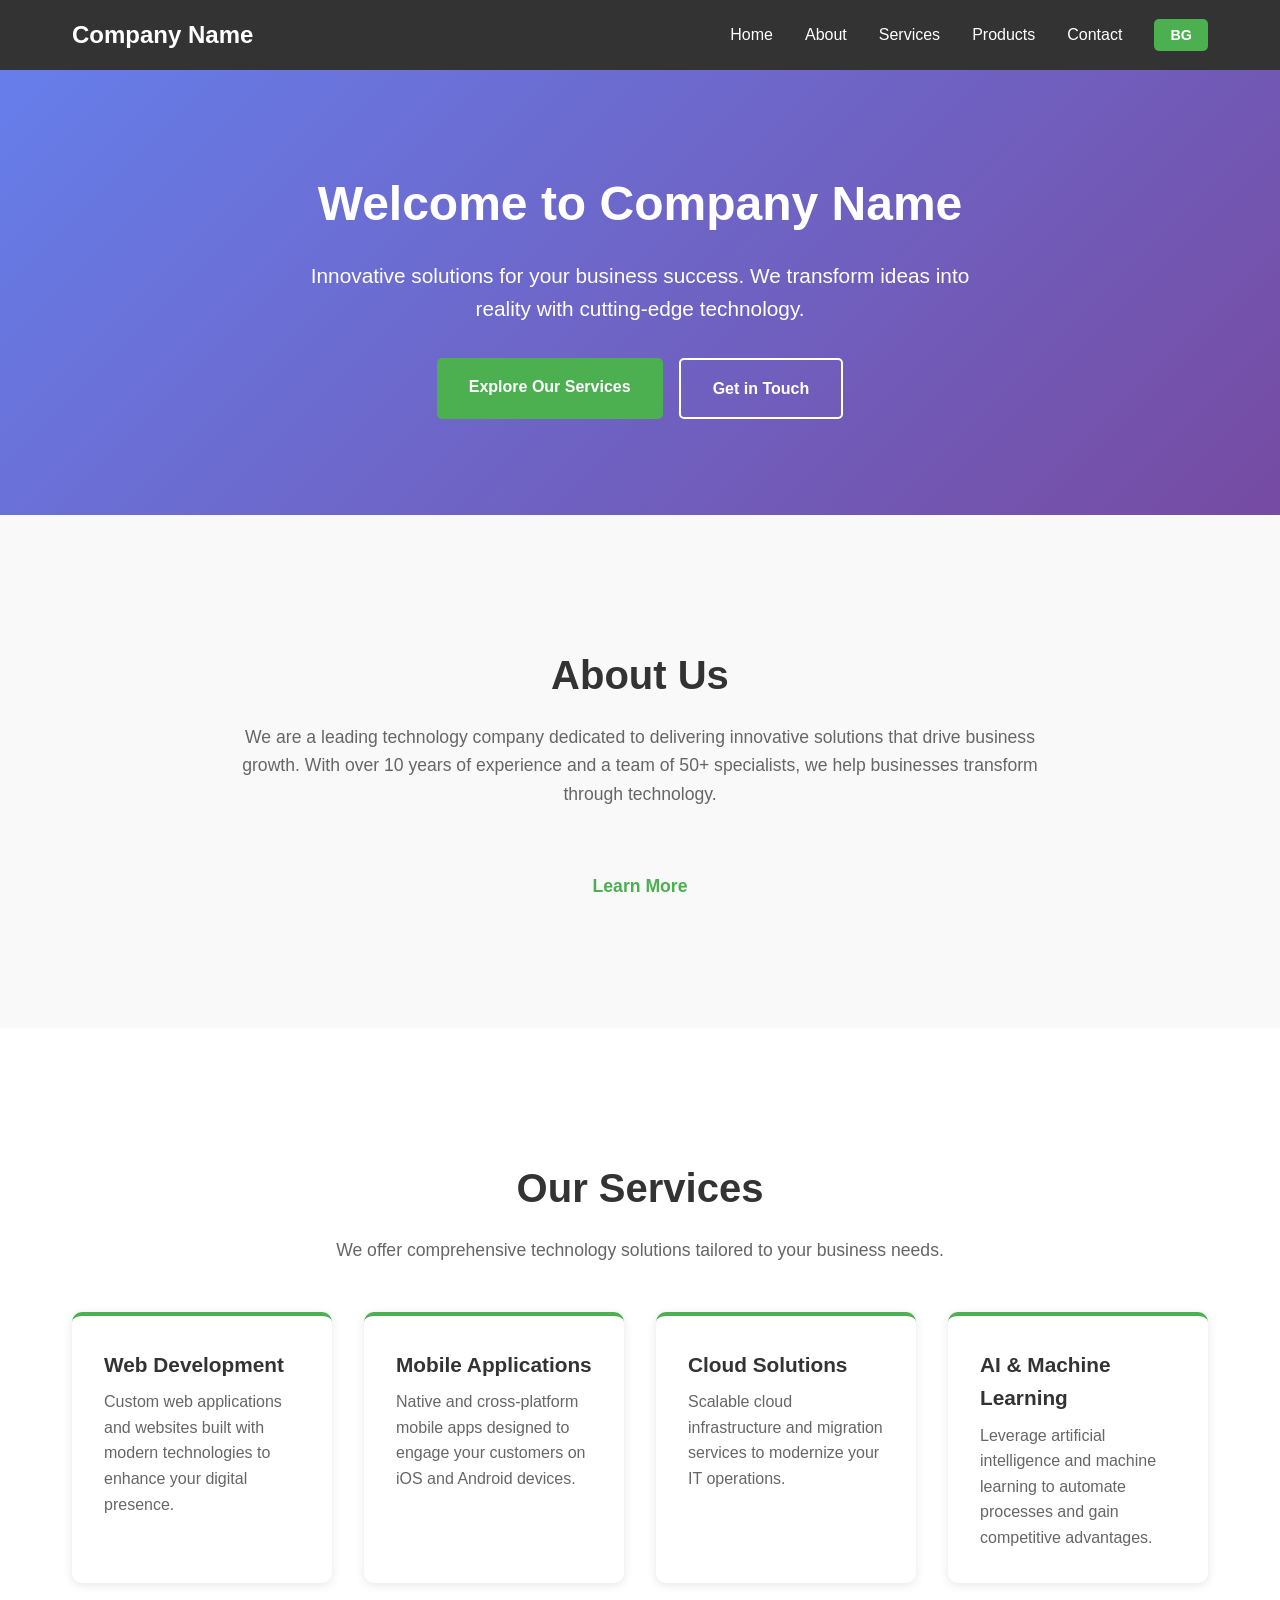
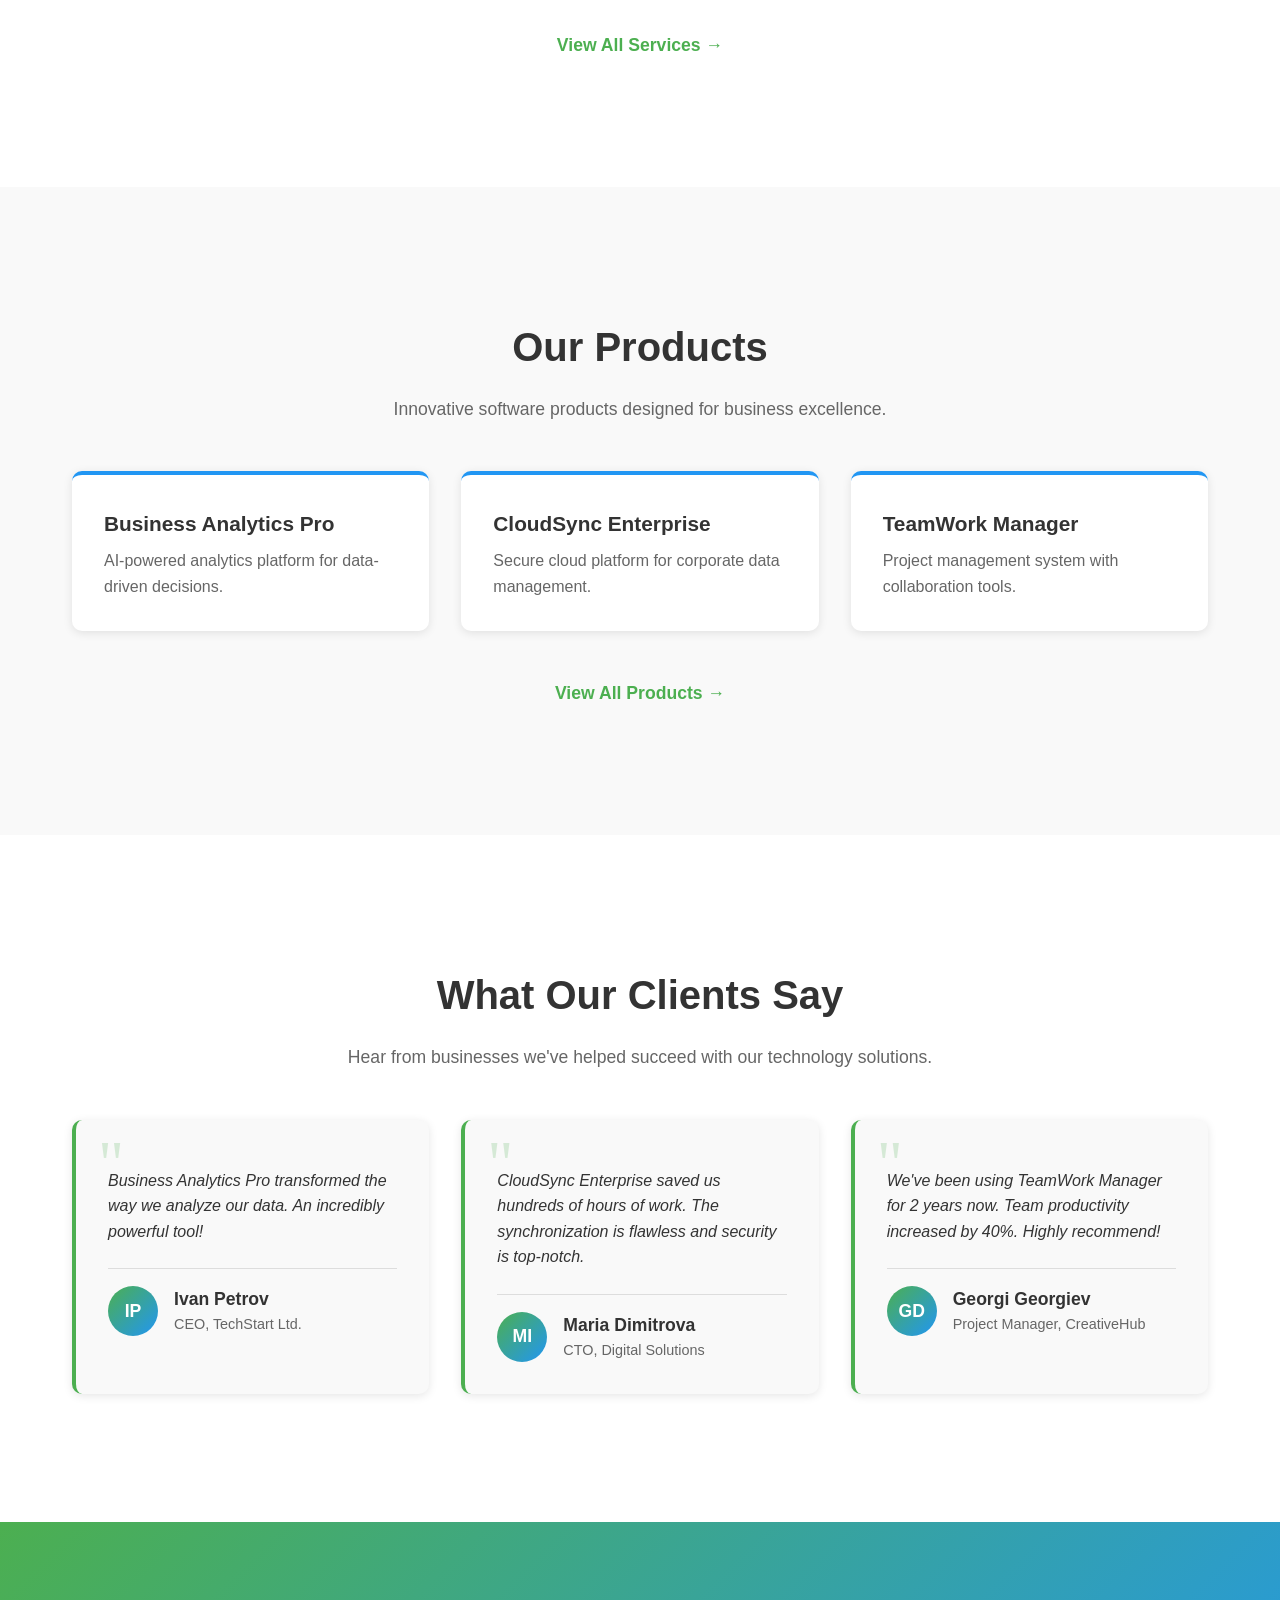
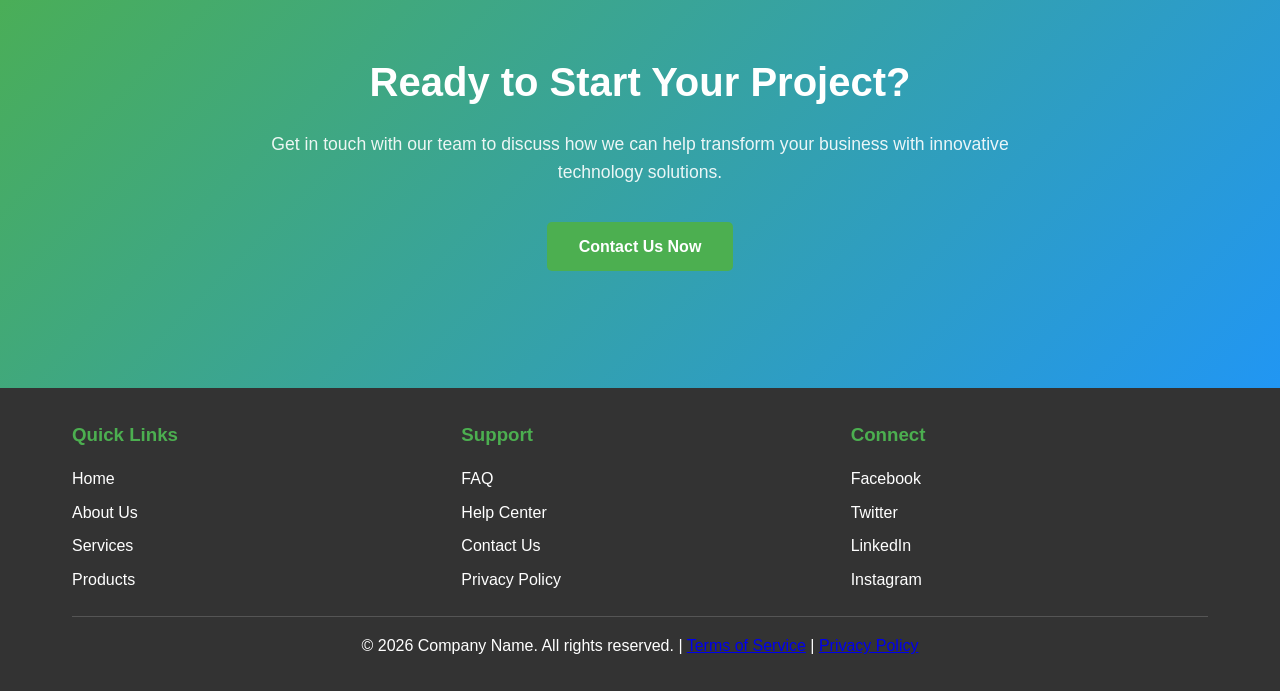
<file: index.html>
<!DOCTYPE html>
<html lang="en">
<head>
    <meta charset="UTF-8">
    <meta name="viewport" content="width=device-width, initial-scale=1.0">
    <title>Company Website</title>
    <link rel="stylesheet" href="css/style.css">
</head>
<body>
    <!-- Header Section -->
    <header>
        <div class="header-container">
            <div class="logo" data-translate="logo">Company Name</div>
            <div class="nav-wrapper">
                <nav>
                    <ul>
                        <li><a href="index.html" data-translate="home">Home</a></li>
                        <li><a href="about.html" data-translate="about">About</a></li>
                        <li><a href="services.html" data-translate="services">Services</a></li>
                        <li><a href="products.html" data-translate="products">Products</a></li>
                        <li><a href="contact.html" data-translate="contact">Contact</a></li>
                    </ul>
                </nav>
                <button id="langToggle" title="Switch Language">EN</button>
            </div>
        </div>
    </header>

    <!-- Main Content Section -->
    <main>
        <!-- Hero Section -->
        <section id="home" class="hero-section">
            <div class="hero-content">
                <h1 data-translate="heroTitle">Welcome to Company Name</h1>
                <p data-translate="heroSubtitle">Innovative solutions for your business success. We transform ideas into reality with cutting-edge technology.</p>
                <div class="hero-buttons">
                    <a href="services.html" class="btn-primary" data-translate="exploreServices">Explore Our Services</a>
                    <a href="contact.html" class="btn-secondary" data-translate="getInTouch">Get in Touch</a>
                </div>
            </div>
        </section>

        <!-- About Preview Section -->
        <section id="about" class="about-preview">
            <div class="section-container">
                <h2 data-translate="aboutTitle">About Us</h2>
                <p data-translate="aboutText">We are a leading technology company dedicated to delivering innovative solutions that drive business growth. With over 10 years of experience and a team of 50+ specialists, we help businesses transform through technology.</p>
                <a href="about.html" class="link-btn" data-translate="learnMore">Learn More →</a>
            </div>
        </section>

        <!-- Services Preview Section -->
        <section id="services" class="services-preview">
            <div class="section-container">
                <h2 data-translate="servicesTitle">Our Services</h2>
                <p data-translate="servicesText">We offer comprehensive technology solutions tailored to your business needs.</p>
                <div class="preview-grid">
                    <div class="preview-card">
                        <h3 data-translate="webDevTitle">Web Development</h3>
                        <p data-translate="webDevDesc">Custom web applications built with modern technologies.</p>
                    </div>
                    <div class="preview-card">
                        <h3 data-translate="mobileAppTitle">Mobile Applications</h3>
                        <p data-translate="mobileAppDesc">Native and cross-platform mobile apps for iOS and Android.</p>
                    </div>
                    <div class="preview-card">
                        <h3 data-translate="cloudTitle">Cloud Solutions</h3>
                        <p data-translate="cloudDesc">Scalable cloud infrastructure and migration services.</p>
                    </div>
                    <div class="preview-card">
                        <h3 data-translate="aiMlTitle">AI & Machine Learning</h3>
                        <p data-translate="aiMlDesc">Intelligent solutions to automate and optimize processes.</p>
                    </div>
                </div>
                <a href="services.html" class="link-btn" data-translate="viewAllServices">View All Services →</a>
            </div>
        </section>

        <!-- Products Preview Section -->
        <section id="products" class="products-preview">
            <div class="section-container">
                <h2 data-translate="productsTitle">Our Products</h2>
                <p data-translate="productsText">Innovative software products designed for business excellence.</p>
                <div class="preview-grid">
                    <div class="preview-card">
                        <h3 data-translate="prod1Title">Business Analytics Pro</h3>
                        <p data-translate="prod1Preview">AI-powered analytics platform for data-driven decisions.</p>
                    </div>
                    <div class="preview-card">
                        <h3 data-translate="prod2Title">CloudSync Enterprise</h3>
                        <p data-translate="prod2Preview">Secure cloud platform for corporate data management.</p>
                    </div>
                    <div class="preview-card">
                        <h3 data-translate="prod3Title">TeamWork Manager</h3>
                        <p data-translate="prod3Preview">Project management system with collaboration tools.</p>
                    </div>
                </div>
                <a href="products.html" class="link-btn" data-translate="viewAllProducts">View All Products →</a>
            </div>
        </section>

        <!-- References/Testimonials Section -->
        <section id="references" class="references-section">
            <div class="section-container">
                <h2 data-translate="referencesTitle">What Our Clients Say</h2>
                <p data-translate="referencesText">Hear from businesses we've helped succeed with our technology solutions.</p>
                <div class="testimonials-grid">
                    <div class="testimonial-card">
                        <div class="testimonial-content">
                            <div class="quote-icon">"</div>
                            <p data-translate="testimonial1Text">Working with Company Name transformed our business. Their web platform increased our sales by 150% in the first year.</p>
                        </div>
                        <div class="testimonial-author">
                            <div class="author-avatar">
                                <span>IP</span>
                            </div>
                            <div class="author-info">
                                <h4 data-translate="testimonial1Name">Ivan Petrov</h4>
                                <p data-translate="testimonial1Position">CEO, TechStart Bulgaria</p>
                            </div>
                        </div>
                    </div>
                    <div class="testimonial-card">
                        <div class="testimonial-content">
                            <div class="quote-icon">"</div>
                            <p data-translate="testimonial2Text">Exceptional service and outstanding results. The mobile app they developed exceeded all our expectations.</p>
                        </div>
                        <div class="testimonial-author">
                            <div class="author-avatar">
                                <span>MI</span>
                            </div>
                            <div class="author-info">
                                <h4 data-translate="testimonial2Name">Maria Ivanova</h4>
                                <p data-translate="testimonial2Position">Director, Retail Solutions</p>
                            </div>
                        </div>
                    </div>
                    <div class="testimonial-card">
                        <div class="testimonial-content">
                            <div class="quote-icon">"</div>
                            <p data-translate="testimonial3Text">Professional team with deep technical expertise. They delivered our cloud migration project on time and within budget.</p>
                        </div>
                        <div class="testimonial-author">
                            <div class="author-avatar">
                                <span>GD</span>
                            </div>
                            <div class="author-info">
                                <h4 data-translate="testimonial3Name">Georgi Dimitrov</h4>
                                <p data-translate="testimonial3Position">IT Manager, Finance Corp</p>
                            </div>
                        </div>
                    </div>
                </div>
            </div>
        </section>

        <!-- Contact CTA Section -->
        <section id="contact" class="contact-cta">
            <div class="section-container">
                <h2 data-translate="contactTitle">Ready to Start Your Project?</h2>
                <p data-translate="contactText">Get in touch with our team to discuss how we can help transform your business with innovative technology solutions.</p>
                <a href="contact.html" class="btn-primary" data-translate="contactButton">Contact Us Now</a>
            </div>
        </section>
    </main>

    <!-- Footer Section -->
    <footer>
        <div class="footer-container">
            <div class="footer-content">
                <div class="footer-section">
                    <h3 data-translate="quickLinks">Quick Links</h3>
                    <ul>
                        <li><a href="index.html" data-translate="homeLink">Home</a></li>
                        <li><a href="about.html" data-translate="aboutUs">About Us</a></li>
                        <li><a href="services.html" data-translate="services">Services</a></li>
                        <li><a href="products.html" data-translate="products">Products</a></li>
                    </ul>
                </div>
                <div class="footer-section">
                    <h3 data-translate="support">Support</h3>
                    <ul>
                        <li><a href="#faq" data-translate="faq">FAQ</a></li>
                        <li><a href="#help" data-translate="helpCenter">Help Center</a></li>
                        <li><a href="contact.html" data-translate="contactUs">Contact Us</a></li>
                        <li><a href="#privacy" data-translate="privacyPolicy">Privacy Policy</a></li>
                    </ul>
                </div>
                <div class="footer-section">
                    <h3 data-translate="connect">Connect</h3>
                    <ul>
                        <li><a href="#facebook" data-translate="facebook">Facebook</a></li>
                        <li><a href="#twitter" data-translate="twitter">Twitter</a></li>
                        <li><a href="#linkedin" data-translate="linkedin">LinkedIn</a></li>
                        <li><a href="#instagram" data-translate="instagram">Instagram</a></li>
                    </ul>
                </div>
            </div>
            <div class="footer-bottom">
                <p>&copy; 2026 <span data-translate="logo">Company Name</span>. <span data-translate="copyright">All rights reserved.</span> | <a href="#terms" data-translate="terms">Terms of Service</a> | <a href="#privacy" data-translate="privacyPolicy">Privacy Policy</a></p>
            </div>
        </div>
    </footer>
    <script src="js/language.js"></script>
</body>
</html>
</file>
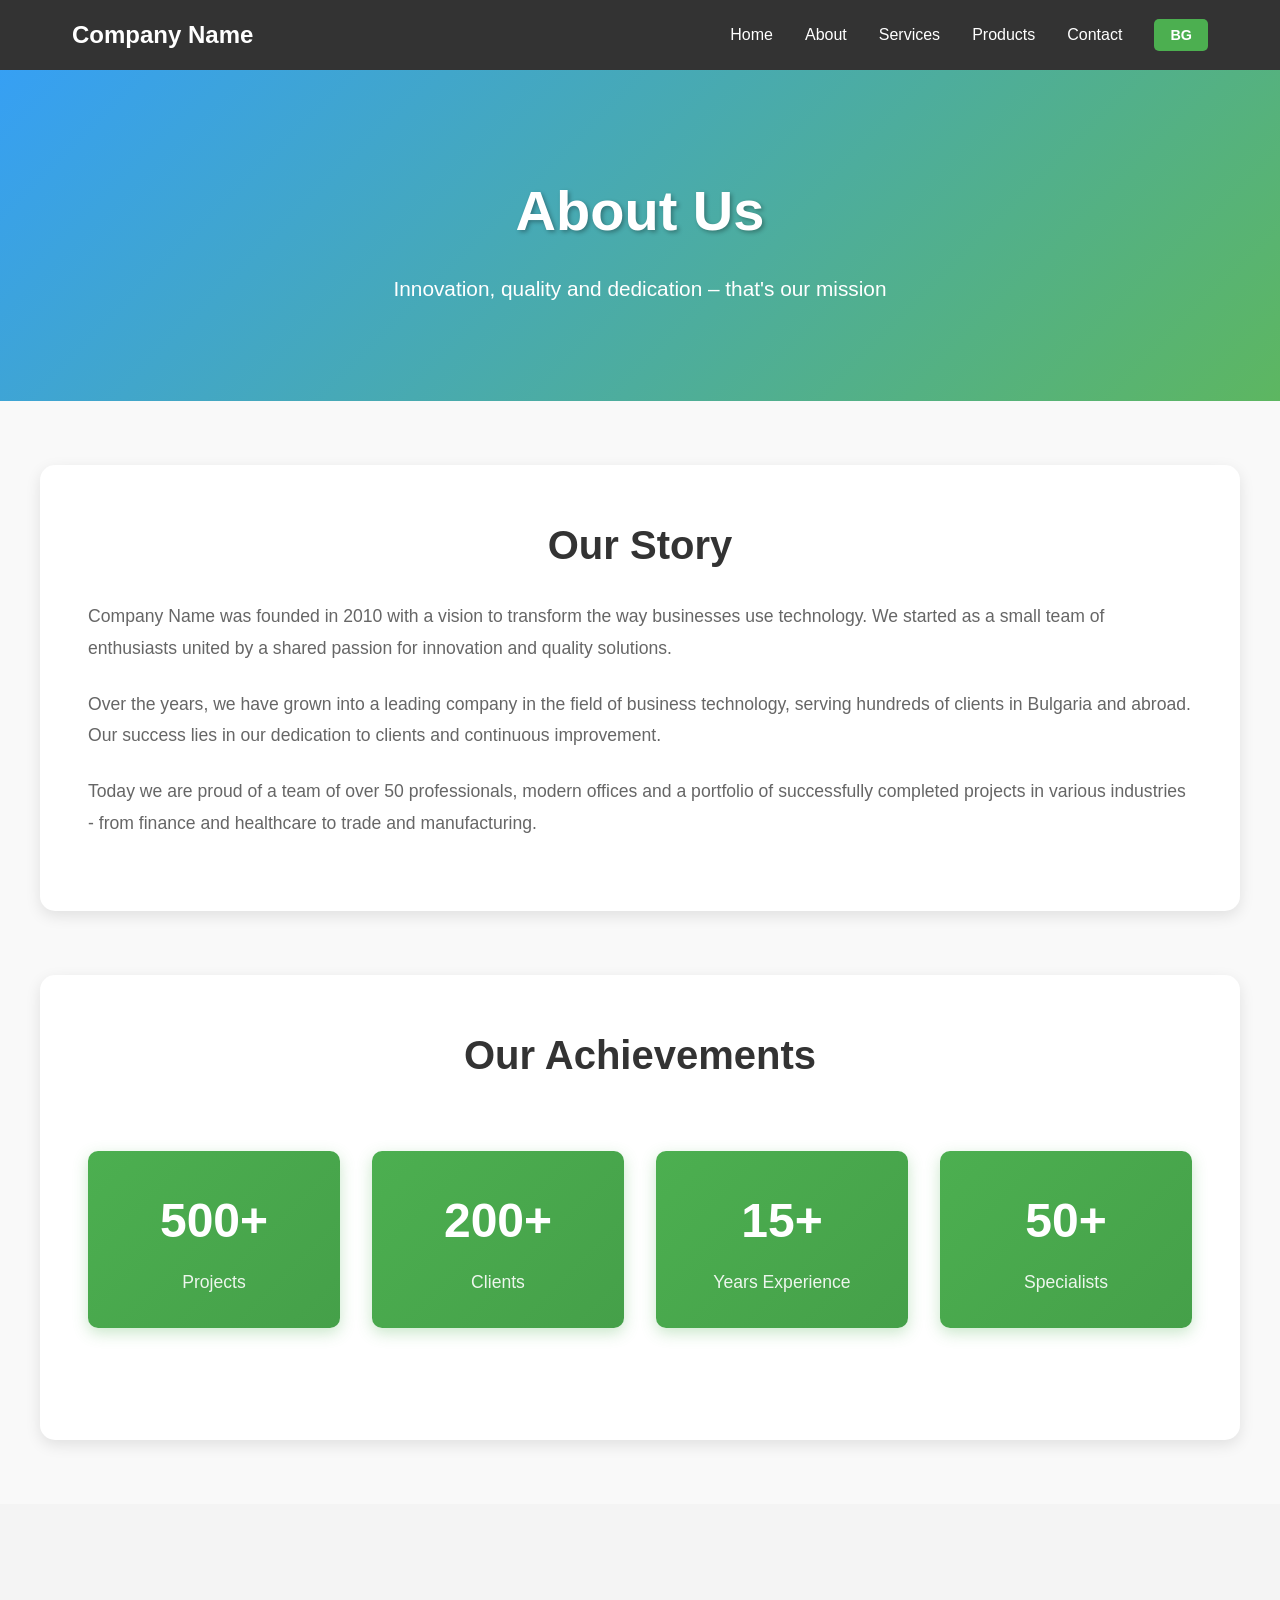
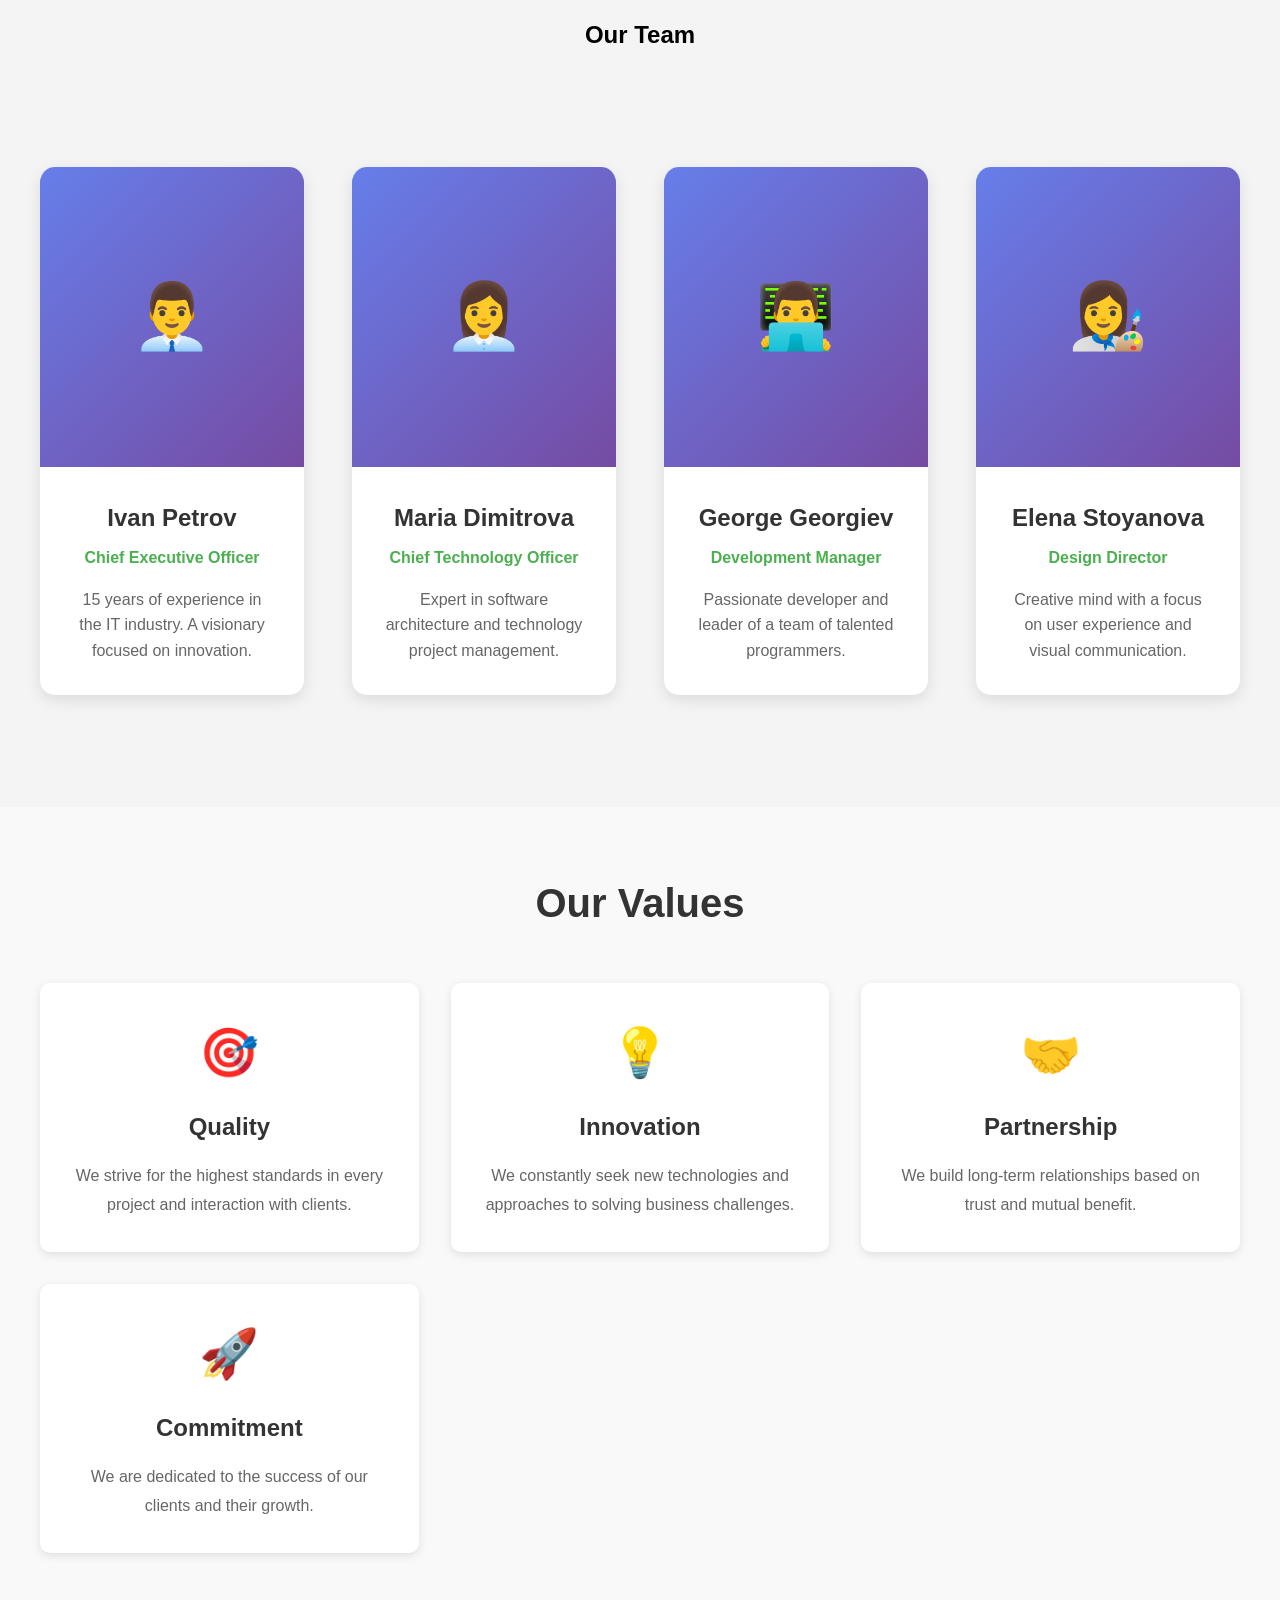
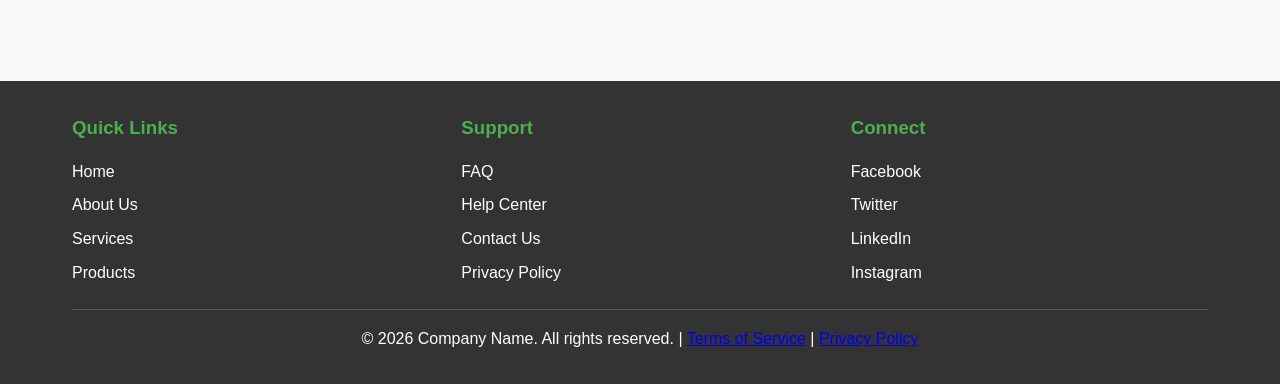
<file: about.html>
<!DOCTYPE html>
<html lang="en">
<head>
    <meta charset="UTF-8">
    <meta name="viewport" content="width=device-width, initial-scale=1.0">
    <title>About Us - Company Name</title>
    <link rel="stylesheet" href="css/style.css">
    <style>
        body {
            background-color: #f9f9f9;
        }

        .hero {
            background: linear-gradient(135deg, rgba(33, 150, 243, 0.9) 0%, rgba(76, 175, 80, 0.9) 100%),
                        url('https://images.unsplash.com/photo-1522071820081-009f0129c71c?w=1920&q=80') center/cover;
            color: white;
            padding: 6rem 2rem;
            text-align: center;
        }

        .hero h1 {
            font-size: 3.5rem;
            margin-bottom: 1rem;
            text-shadow: 2px 2px 4px rgba(0,0,0,0.3);
        }

        .hero p {
            font-size: 1.3rem;
            max-width: 800px;
            margin: 0 auto;
        }

        main {
            padding: 4rem 2rem;
        }

        .about-section {
            max-width: 1200px;
            margin: 0 auto 4rem;
            background: white;
            padding: 3rem;
            border-radius: 15px;
            box-shadow: 0 5px 15px rgba(0,0,0,0.1);
        }

        .about-section h2 {
            font-size: 2.5rem;
            color: #333;
            margin-bottom: 1.5rem;
            text-align: center;
        }

        .about-section p {
            font-size: 1.1rem;
            line-height: 1.8;
            color: #666;
            margin-bottom: 1.5rem;
        }

        .stats-grid {
            display: grid;
            grid-template-columns: repeat(auto-fit, minmax(200px, 1fr));
            gap: 2rem;
            margin: 4rem 0;
        }

        .stat-card {
            background: linear-gradient(135deg, #4CAF50 0%, #45a049 100%);
            color: white;
            padding: 2rem;
            border-radius: 10px;
            text-align: center;
            box-shadow: 0 5px 15px rgba(76, 175, 80, 0.3);
        }

        .stat-number {
            font-size: 3rem;
            font-weight: bold;
            margin-bottom: 0.5rem;
        }

        .stat-label {
            font-size: 1.1rem;
            opacity: 0.9;
        }

        .team-section {
            background: #f4f4f4;
            padding: 4rem 2rem;
            margin: 4rem -2rem;
        }

        .team-grid {
            max-width: 1200px;
            margin: 3rem auto;
            display: grid;
            grid-template-columns: repeat(auto-fit, minmax(250px, 1fr));
            gap: 3rem;
        }

        .team-member {
            background: white;
            border-radius: 15px;
            overflow: hidden;
            box-shadow: 0 5px 15px rgba(0,0,0,0.1);
            transition: transform 0.3s;
        }

        .team-member:hover {
            transform: translateY(-10px);
        }

        .member-photo {
            width: 100%;
            height: 300px;
            background: linear-gradient(135deg, #667eea 0%, #764ba2 100%);
            display: flex;
            align-items: center;
            justify-content: center;
            font-size: 4rem;
            color: white;
        }

        .member-info {
            padding: 2rem;
            text-align: center;
        }

        .member-name {
            font-size: 1.5rem;
            color: #333;
            margin-bottom: 0.5rem;
        }

        .member-position {
            color: #4CAF50;
            font-weight: 600;
            margin-bottom: 1rem;
        }

        .member-bio {
            color: #666;
            line-height: 1.6;
        }

        .values-section {
            max-width: 1200px;
            margin: 4rem auto;
        }

        .values-grid {
            display: grid;
            grid-template-columns: repeat(auto-fit, minmax(300px, 1fr));
            gap: 2rem;
            margin-top: 3rem;
        }

        .value-card {
            background: white;
            padding: 2rem;
            border-radius: 10px;
            box-shadow: 0 3px 10px rgba(0,0,0,0.1);
            text-align: center;
        }

        .value-icon {
            font-size: 3rem;
            margin-bottom: 1rem;
        }

        .value-title {
            font-size: 1.5rem;
            color: #333;
            margin-bottom: 1rem;
        }

        .value-description {
            color: #666;
            line-height: 1.8;
        }

        @media (max-width: 768px) {
            .hero h1 {
                font-size: 2.5rem;
            }

            .about-section {
                padding: 2rem;
            }

            .stats-grid,
            .team-grid,
            .values-grid {
                grid-template-columns: 1fr;
            }
        }
    </style>
</head>
<body>
    <!-- Header Section -->
    <header>
        <div class="header-container">
            <div class="logo" data-translate="logo">Company Name</div>
            <div class="nav-wrapper">
                <nav>
                    <ul>
                        <li><a href="index.html" data-translate="home">Home</a></li>
                        <li><a href="about.html" data-translate="about" class="active">About</a></li>
                        <li><a href="services.html" data-translate="services">Services</a></li>
                        <li><a href="products.html" data-translate="products">Products</a></li>
                        <li><a href="contact.html" data-translate="contact">Contact</a></li>
                    </ul>
                </nav>
                <button id="langToggle" title="Switch Language">EN</button>
            </div>
        </div>
    </header>

    <!-- Hero Section -->
    <section class="hero">
        <h1 data-translate="aboutHeroTitle">About Us</h1>
        <p data-translate="aboutHeroSubtitle">Innovation, quality and dedication – that's our mission</p>
    </section>

    <!-- Main Content -->
    <main>
        <!-- About Section -->
        <section class="about-section">
            <h2 data-translate="ourStoryTitle">Our Story</h2>
            <p data-translate="ourStoryP1">
                Company Name was founded in 2010 with a vision to transform the way businesses use technology. 
                We started as a small team of enthusiasts united by a shared passion for innovation and quality solutions.
            </p>
            <p data-translate="ourStoryP2">
                Over the years, we have grown into a leading company in the field of business technology, serving hundreds of clients 
                in Bulgaria and abroad. Our success lies in our dedication to clients and continuous improvement.
            </p>
            <p data-translate="ourStoryP3">
                Today we are proud of a team of over 50 professionals, modern offices and a portfolio of successfully completed projects 
                in various industries – from finance and healthcare to trade and manufacturing.
            </p>
        </section>

        <!-- Stats Section -->
        <section class="about-section">
            <h2 data-translate="achievementsTitle">Our Achievements</h2>
            <div class="stats-grid">
                <div class="stat-card">
                    <div class="stat-number">500+</div>
                    <div class="stat-label" data-translate="projects">Projects</div>
                </div>
                <div class="stat-card">
                    <div class="stat-number">200+</div>
                    <div class="stat-label" data-translate="clients">Clients</div>
                </div>
                <div class="stat-card">
                    <div class="stat-number">15+</div>
                    <div class="stat-label" data-translate="yearsExp">Years Experience</div>
                </div>
                <div class="stat-card">
                    <div class="stat-number">50+</div>
                    <div class="stat-label" data-translate="specialists">Specialists</div>
                </div>
            </div>
        </section>

        <!-- Team Section -->
        <section class="team-section">
            <h2 class="about-section" style="background: transparent; box-shadow: none; text-align: center;" data-translate="ourTeamTitle">Our Team</h2>
            <div class="team-grid">
                <div class="team-member">
                    <div class="member-photo">👨‍💼</div>
                    <div class="member-info">
                        <h3 class="member-name">Ivan Petrov</h3>
                        <p class="member-position" data-translate="ceo">Chief Executive Officer</p>
                        <p class="member-bio" data-translate="ceoBio">15 years of experience in the IT industry. A visionary focused on innovation.</p>
                    </div>
                </div>
                <div class="team-member">
                    <div class="member-photo">👩‍💼</div>
                    <div class="member-info">
                        <h3 class="member-name">Maria Dimitrova</h3>
                        <p class="member-position" data-translate="cto">Chief Technology Officer</p>
                        <p class="member-bio" data-translate="ctoBio">Expert in software architecture and technology project management.</p>
                    </div>
                </div>
                <div class="team-member">
                    <div class="member-photo">👨‍💻</div>
                    <div class="member-info">
                        <h3 class="member-name">George Georgiev</h3>
                        <p class="member-position" data-translate="devManager">Development Manager</p>
                        <p class="member-bio" data-translate="devManagerBio">Passionate developer and leader of a team of talented programmers.</p>
                    </div>
                </div>
                <div class="team-member">
                    <div class="member-photo">👩‍🎨</div>
                    <div class="member-info">
                        <h3 class="member-name">Elena Stoyanova</h3>
                        <p class="member-position" data-translate="designDirector">Design Director</p>
                        <p class="member-bio" data-translate="designDirectorBio">Creative mind with a focus on user experience and visual communication.</p>
                    </div>
                </div>
            </div>
        </section>

        <!-- Values Section -->
        <section class="values-section">
            <h2 style="text-align: center; font-size: 2.5rem; color: #333; margin-bottom: 1rem;" data-translate="ourValuesTitle">Our Values</h2>
            <div class="values-grid">
                <div class="value-card">
                    <div class="value-icon">🎯</div>
                    <h3 class="value-title" data-translate="qualityTitle">Quality</h3>
                    <p class="value-description" data-translate="qualityDesc">
                        We strive for the highest standards in every project and interaction with clients.
                    </p>
                </div>
                <div class="value-card">
                    <div class="value-icon">💡</div>
                    <h3 class="value-title" data-translate="innovationTitle">Innovation</h3>
                    <p class="value-description" data-translate="innovationDesc">
                        We constantly seek new technologies and approaches to solving business challenges.
                    </p>
                </div>
                <div class="value-card">
                    <div class="value-icon">🤝</div>
                    <h3 class="value-title" data-translate="partnershipTitle">Partnership</h3>
                    <p class="value-description" data-translate="partnershipDesc">
                        We build long-term relationships based on trust and mutual benefit.
                    </p>
                </div>
                <div class="value-card">
                    <div class="value-icon">🚀</div>
                    <h3 class="value-title" data-translate="commitmentTitle">Commitment</h3>
                    <p class="value-description" data-translate="commitmentDesc">
                        We are dedicated to the success of our clients and their growth.
                    </p>
                </div>
            </div>
        </section>
    </main>

    <!-- Footer Section -->
    <footer>
        <div class="footer-container">
            <div class="footer-content">
                <div class="footer-section">
                    <h3 data-translate="quickLinks">Quick Links</h3>
                    <ul>
                        <li><a href="index.html" data-translate="homeLink">Home</a></li>
                        <li><a href="about.html" data-translate="aboutUs">About Us</a></li>
                        <li><a href="services.html" data-translate="services">Services</a></li>
                        <li><a href="products.html" data-translate="products">Products</a></li>
                    </ul>
                </div>
                <div class="footer-section">
                    <h3 data-translate="support">Support</h3>
                    <ul>
                        <li><a href="#faq" data-translate="faq">FAQ</a></li>
                        <li><a href="#help" data-translate="helpCenter">Help Center</a></li>
                        <li><a href="contact.html" data-translate="contactUs">Contact Us</a></li>
                        <li><a href="#privacy" data-translate="privacyPolicy">Privacy Policy</a></li>
                    </ul>
                </div>
                <div class="footer-section">
                    <h3 data-translate="connect">Connect</h3>
                    <ul>
                        <li><a href="#facebook" data-translate="facebook">Facebook</a></li>
                        <li><a href="#twitter" data-translate="twitter">Twitter</a></li>
                        <li><a href="#linkedin" data-translate="linkedin">LinkedIn</a></li>
                        <li><a href="#instagram" data-translate="instagram">Instagram</a></li>
                    </ul>
                </div>
            </div>
            <div class="footer-bottom">
                <p>&copy; 2026 <span data-translate="logo">Company Name</span>. <span data-translate="copyright">All rights reserved.</span> | <a href="#terms" data-translate="terms">Terms of Service</a> | <a href="#privacy" data-translate="privacyPolicy">Privacy Policy</a></p>
            </div>
        </div>
    </footer>
    <script src="js/language.js"></script>
</body>
</html>
</file>
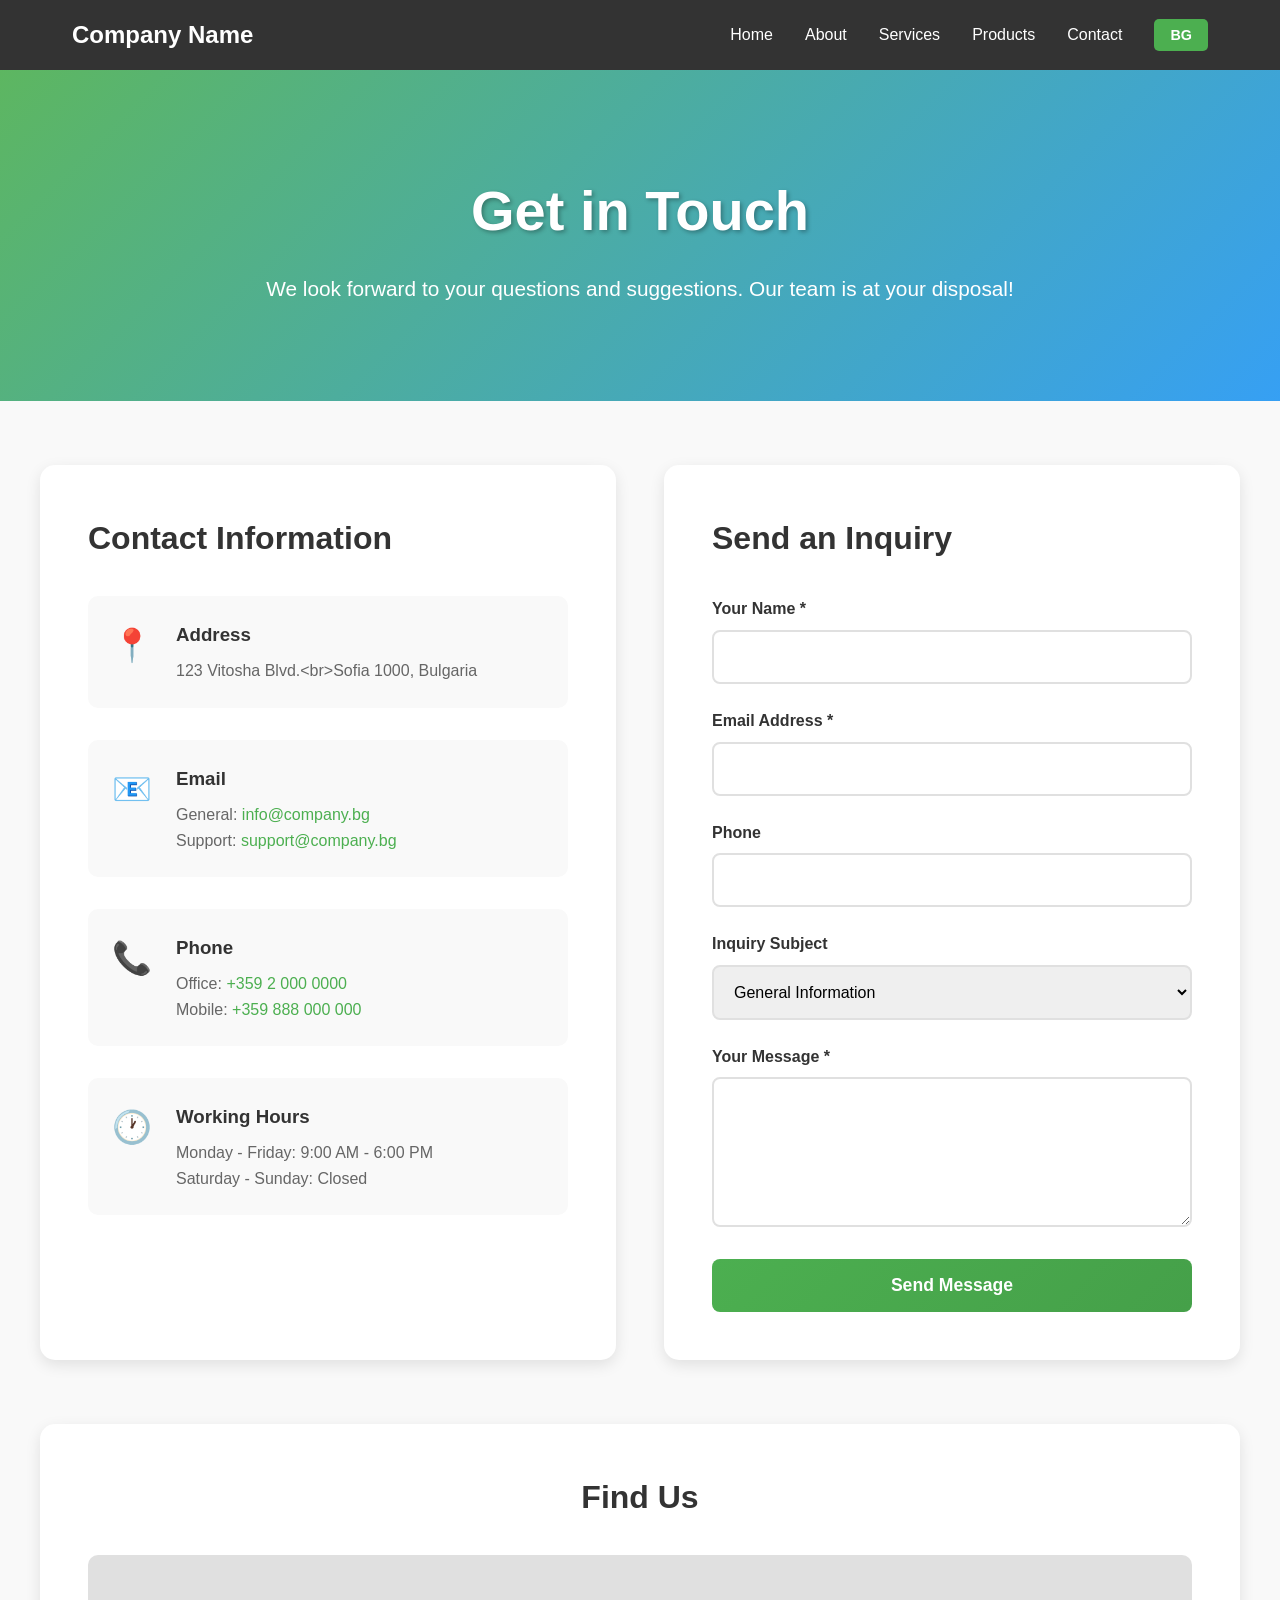
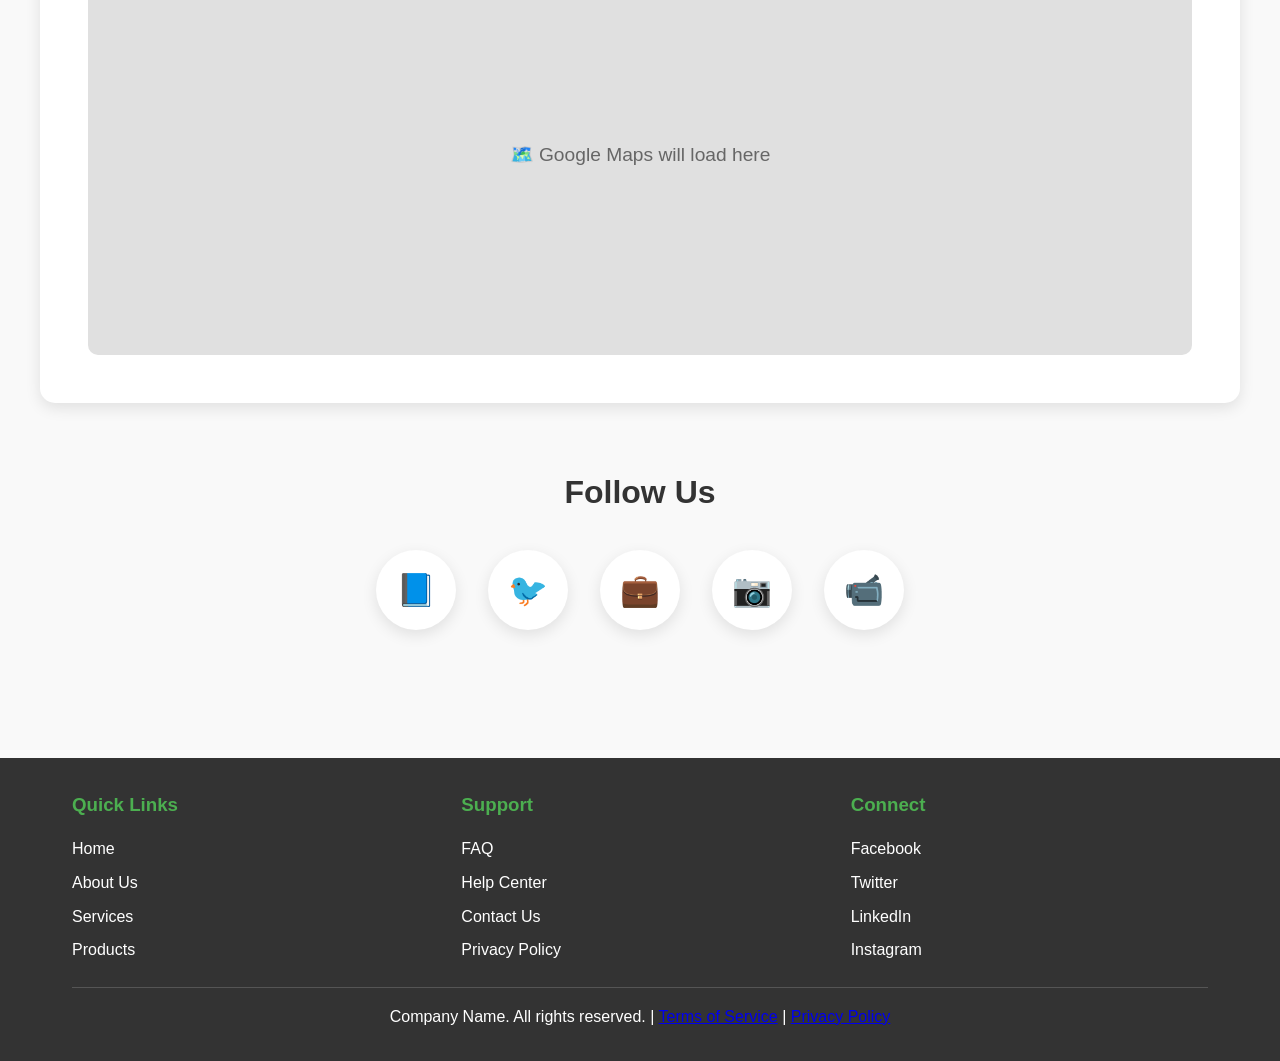
<file: contact.html>
<!DOCTYPE html>
<html lang="en">
<head>
    <meta charset="UTF-8">
    <meta name="viewport" content="width=device-width, initial-scale=1.0">
    <title>Contact - Company Name</title>
    <link rel="stylesheet" href="css/style.css">
    <style>
        body {
            background-color: #f9f9f9;
        }

        .hero {
            background: linear-gradient(135deg, rgba(76, 175, 80, 0.9) 0%, rgba(33, 150, 243, 0.9) 100%),
                        url('https://images.unsplash.com/photo-1423666639041-f56000c27a9a?w=1920&q=80') center/cover;
            color: white;
            padding: 6rem 2rem;
            text-align: center;
        }

        .hero h1 {
            font-size: 3.5rem;
            margin-bottom: 1rem;
            text-shadow: 2px 2px 4px rgba(0,0,0,0.3);
        }

        .hero p {
            font-size: 1.3rem;
            max-width: 800px;
            margin: 0 auto;
        }

        main {
            padding: 4rem 2rem;
        }

        .contact-container {
            max-width: 1200px;
            margin: 0 auto;
            display: grid;
            grid-template-columns: 1fr 1fr;
            gap: 3rem;
        }

        .contact-info {
            background: white;
            padding: 3rem;
            border-radius: 15px;
            box-shadow: 0 5px 15px rgba(0,0,0,0.1);
        }

        .contact-info h2 {
            font-size: 2rem;
            color: #333;
            margin-bottom: 2rem;
        }

        .info-item {
            display: flex;
            align-items: flex-start;
            margin-bottom: 2rem;
            padding: 1.5rem;
            background: #f9f9f9;
            border-radius: 10px;
            transition: transform 0.3s;
        }

        .info-item:hover {
            transform: translateX(10px);
        }

        .info-icon {
            font-size: 2rem;
            margin-right: 1.5rem;
            color: #4CAF50;
        }

        .info-content h3 {
            color: #333;
            margin-bottom: 0.5rem;
        }

        .info-content p {
            color: #666;
            line-height: 1.6;
        }

        .info-content a {
            color: #4CAF50;
            text-decoration: none;
        }

        .info-content a:hover {
            text-decoration: underline;
        }

        .contact-form {
            background: white;
            padding: 3rem;
            border-radius: 15px;
            box-shadow: 0 5px 15px rgba(0,0,0,0.1);
        }

        .contact-form h2 {
            font-size: 2rem;
            color: #333;
            margin-bottom: 2rem;
        }

        .form-group {
            margin-bottom: 1.5rem;
        }

        .form-group label {
            display: block;
            color: #333;
            font-weight: 600;
            margin-bottom: 0.5rem;
        }

        .form-group input,
        .form-group textarea,
        .form-group select {
            width: 100%;
            padding: 1rem;
            border: 2px solid #e0e0e0;
            border-radius: 8px;
            font-size: 1rem;
            font-family: inherit;
            transition: border-color 0.3s;
        }

        .form-group input:focus,
        .form-group textarea:focus,
        .form-group select:focus {
            outline: none;
            border-color: #4CAF50;
        }

        .form-group textarea {
            resize: vertical;
            min-height: 150px;
        }

        .submit-btn {
            width: 100%;
            padding: 1rem 2rem;
            background: linear-gradient(135deg, #4CAF50 0%, #45a049 100%);
            color: white;
            border: none;
            border-radius: 8px;
            font-size: 1.1rem;
            font-weight: 600;
            cursor: pointer;
            transition: transform 0.3s, box-shadow 0.3s;
        }

        .submit-btn:hover {
            transform: translateY(-2px);
            box-shadow: 0 5px 15px rgba(76, 175, 80, 0.4);
        }

        .map-section {
            max-width: 1200px;
            margin: 4rem auto;
            background: white;
            padding: 3rem;
            border-radius: 15px;
            box-shadow: 0 5px 15px rgba(0,0,0,0.1);
        }

        .map-section h2 {
            font-size: 2rem;
            color: #333;
            margin-bottom: 2rem;
            text-align: center;
        }

        .map-container {
            width: 100%;
            height: 400px;
            background: #e0e0e0;
            border-radius: 10px;
            display: flex;
            align-items: center;
            justify-content: center;
            color: #666;
            font-size: 1.2rem;
        }

        .social-section {
            max-width: 1200px;
            margin: 4rem auto;
            text-align: center;
        }

        .social-section h2 {
            font-size: 2rem;
            color: #333;
            margin-bottom: 2rem;
        }

        .social-links {
            display: flex;
            justify-content: center;
            gap: 2rem;
            flex-wrap: wrap;
        }

        .social-link {
            display: flex;
            align-items: center;
            justify-content: center;
            width: 80px;
            height: 80px;
            background: white;
            border-radius: 50%;
            box-shadow: 0 5px 15px rgba(0,0,0,0.1);
            font-size: 2rem;
            transition: transform 0.3s, box-shadow 0.3s;
            text-decoration: none;
        }

        .social-link:hover {
            transform: translateY(-10px);
            box-shadow: 0 10px 25px rgba(0,0,0,0.2);
        }

        @media (max-width: 968px) {
            .contact-container {
                grid-template-columns: 1fr;
            }

            .hero h1 {
                font-size: 2.5rem;
            }
        }
    </style>
</head>
<body>
    <!-- Header Section -->
    <header>
        <div class="header-container">
            <div class="logo" data-translate="logo">Company Name</div>
            <div class="nav-wrapper">
                <nav>
                    <ul>
                        <li><a href="index.html" data-translate="home">Home</a></li>
                        <li><a href="about.html" data-translate="about">About</a></li>
                        <li><a href="services.html" data-translate="services">Services</a></li>
                        <li><a href="products.html" data-translate="products">Products</a></li>
                        <li><a href="contact.html" class="active" data-translate="contact">Contact</a></li>
                    </ul>
                </nav>
                <button id="langToggle" title="Switch Language">EN</button>
            </div>
        </div>
    </header>

    <!-- Hero Section -->
    <section class="hero">
        <h1 data-translate="contactHeroTitle">Get in Touch</h1>
        <p data-translate="contactHeroSubtitle">We look forward to your questions and suggestions. Our team is at your disposal!</p>
    </section>

    <!-- Main Content -->
    <main>
        <!-- Contact Container -->
        <div class="contact-container">
            <!-- Contact Info -->
            <div class="contact-info">
                <h2 data-translate="contactInfoTitle">Contact Information</h2>
                
                <div class="info-item">
                    <div class="info-icon">📍</div>
                    <div class="info-content">
                        <h3 data-translate="addressLabel">Address</h3>
                        <p data-translate="addressText">123 Vitosha Blvd.<br>Sofia 1000, Bulgaria</p>
                    </div>
                </div>

                <div class="info-item">
                    <div class="info-icon">📧</div>
                    <div class="info-content">
                        <h3 data-translate="emailLabel">Email</h3>
                        <p>
                            <span data-translate="emailGeneral">General:</span> <a href="mailto:info@company.bg">info@company.bg</a><br>
                            <span data-translate="emailSupport">Support:</span> <a href="mailto:support@company.bg">support@company.bg</a>
                        </p>
                    </div>
                </div>

                <div class="info-item">
                    <div class="info-icon">📞</div>
                    <div class="info-content">
                        <h3 data-translate="phoneLabel">Phone</h3>
                        <p>
                            <span data-translate="phoneOffice">Office:</span> <a href="tel:+35920000000">+359 2 000 0000</a><br>
                            <span data-translate="phoneMobile">Mobile:</span> <a href="tel:+359888000000">+359 888 000 000</a>
                        </p>
                    </div>
                </div>

                <div class="info-item">
                    <div class="info-icon">🕐</div>
                    <div class="info-content">
                        <h3 data-translate="hoursLabel">Working Hours</h3>
                        <p>
                            <span data-translate="hoursWeekdays">Monday - Friday: 9:00 AM - 6:00 PM</span><br>
                            <span data-translate="hoursWeekend">Saturday - Sunday: Closed</span>
                        </p>
                    </div>
                </div>
            </div>

            <!-- Contact Form -->
            <div class="contact-form">
                <h2 data-translate="formTitle">Send an Inquiry</h2>
                <form id="contactForm">
                    <div class="form-group">
                        <label for="name" data-translate="formName">Your Name *</label>
                        <input type="text" id="name" name="name" required>
                    </div>

                    <div class="form-group">
                        <label for="email" data-translate="formEmail">Email Address *</label>
                        <input type="email" id="email" name="email" required>
                    </div>

                    <div class="form-group">
                        <label for="phone" data-translate="formPhone">Phone</label>
                        <input type="tel" id="phone" name="phone">
                    </div>

                    <div class="form-group">
                        <label for="subject" data-translate="formSubject">Inquiry Subject</label>
                        <select id="subject" name="subject">
                            <option value="general" data-translate="subjectGeneral">General Information</option>
                            <option value="services" data-translate="subjectServices">Services</option>
                            <option value="products" data-translate="subjectProducts">Products</option>
                            <option value="support" data-translate="subjectSupport">Technical Support</option>
                            <option value="partnership" data-translate="subjectPartnership">Partnership</option>
                        </select>
                    </div>

                    <div class="form-group">
                        <label for="message" data-translate="formMessage">Your Message *</label>
                        <textarea id="message" name="message" required></textarea>
                    </div>

                    <button type="submit" class="submit-btn" data-translate="formSubmit">Send Message</button>
                </form>
            </div>
        </div>

        <!-- Map Section -->
        <div class="map-section">
            <h2 data-translate="mapTitle">Find Us</h2>
            <div class="map-container" data-translate="mapPlaceholder">
                🗺️ Google Maps will load here
            </div>
        </div>

        <!-- Social Media Section -->
        <div class="social-section">
            <h2 data-translate="socialTitle">Follow Us</h2>
            <div class="social-links">
                <a href="#" class="social-link" title="Facebook">📘</a>
                <a href="#" class="social-link" title="Twitter">🐦</a>
                <a href="#" class="social-link" title="LinkedIn">💼</a>
                <a href="#" class="social-link" title="Instagram">📷</a>
                <a href="#" class="social-link" title="YouTube">📹</a>
            </div>
        </div>
    </main>

    <!-- Footer Section -->
    <footer>
        <div class="footer-container">
            <div class="footer-content">
                <div class="footer-section">
                    <h3 data-translate="quickLinks">Quick Links</h3>
                    <ul>
                        <li><a href="index.html" data-translate="homeLink">Home</a></li>
                        <li><a href="about.html" data-translate="aboutUs">About</a></li>
                        <li><a href="services.html" data-translate="services">Services</a></li>
                        <li><a href="products.html" data-translate="products">Products</a></li>
                    </ul>
                </div>
                <div class="footer-section">
                    <h3 data-translate="support">Support</h3>
                    <ul>
                        <li><a href="#faq" data-translate="faq">FAQ</a></li>
                        <li><a href="#help" data-translate="helpCenter">Help</a></li>
                        <li><a href="contact.html" data-translate="contactUs">Contact</a></li>
                        <li><a href="#privacy" data-translate="privacyPolicy">Privacy</a></li>
                    </ul>
                </div>
                <div class="footer-section">
                    <h3 data-translate="connect">Connect</h3>
                    <ul>
                        <li><a href="#facebook" data-translate="facebook">Facebook</a></li>
                        <li><a href="#twitter" data-translate="twitter">Twitter</a></li>
                        <li><a href="#linkedin" data-translate="linkedin">LinkedIn</a></li>
                        <li><a href="#instagram" data-translate="instagram">Instagram</a></li>
                    </ul>
                </div>
            </div>
            <div class="footer-bottom">
                <p><span data-translate="logo">Company Name</span>. <span data-translate="copyright">All rights reserved.</span> | <a href="#terms" data-translate="terms">Terms of Service</a> | <a href="#privacy" data-translate="privacyPolicy">Privacy Policy</a></p>
            </div>
        </div>
    </footer>

    <script>
        document.getElementById('contactForm').addEventListener('submit', function(e) {
            e.preventDefault();
            alert('Thank you for your message! We will contact you soon.');
            this.reset();
        });
    </script>

    <script src="js/language.js"></script>
</body>
</html>
</file>
<file: css/style.css>
/* Common Styles */
* {
    margin: 0;
    padding: 0;
    box-sizing: border-box;
}

body {
    font-family: Arial, sans-serif;
    line-height: 1.6;
    display: flex;
    flex-direction: column;
    min-height: 100vh;
}

/* Header Styles */
header {
    background-color: #333;
    color: white;
    padding: 1rem 0;
    position: sticky;
    top: 0;
    z-index: 1000;
}

.header-container {
    max-width: 1200px;
    margin: 0 auto;
    padding: 0 2rem;
    display: flex;
    justify-content: space-between;
    align-items: center;
    gap: 2rem;
}

.logo {
    font-size: 1.5rem;
    font-weight: bold;
}

.nav-wrapper {
    display: flex;
    align-items: center;
    gap: 2rem;
}

nav ul {
    list-style: none;
    display: flex;
    gap: 2rem;
}

nav a {
    color: white;
    text-decoration: none;
    transition: color 0.3s;
}

nav a:hover {
    color: #4CAF50;
}

/* Language Toggle Button */
#langToggle {
    background: #4CAF50;
    color: white;
    border: none;
    padding: 0.5rem 1rem;
    border-radius: 5px;
    cursor: pointer;
    font-weight: bold;
    font-size: 0.9rem;
    transition: background 0.3s, transform 0.2s;
}

#langToggle:hover {
    background: #45a049;
    transform: scale(1.05);
}

/* Main Content Styles */
main {
    flex: 1;
    width: 100%;
}

/* Hero Section */
.hero-section {
    background: linear-gradient(135deg, #667eea 0%, #764ba2 100%);
    color: white;
    padding: 6rem 2rem;
    text-align: center;
}

.hero-content h1 {
    font-size: 3rem;
    margin-bottom: 1rem;
}

.hero-content p {
    font-size: 1.3rem;
    margin-bottom: 2rem;
    max-width: 700px;
    margin-left: auto;
    margin-right: auto;
}

.hero-buttons {
    display: flex;
    gap: 1rem;
    justify-content: center;
    flex-wrap: wrap;
}

.btn-primary {
    background: #4CAF50;
    color: white;
    padding: 1rem 2rem;
    text-decoration: none;
    border-radius: 5px;
    font-weight: bold;
    transition: background 0.3s, transform 0.2s;
}

.btn-primary:hover {
    background: #45a049;
    transform: translateY(-2px);
}

.btn-secondary {
    background: transparent;
    color: white;
    padding: 1rem 2rem;
    text-decoration: none;
    border: 2px solid white;
    border-radius: 5px;
    font-weight: bold;
    transition: background 0.3s, transform 0.2s;
}

.btn-secondary:hover {
    background: rgba(255, 255, 255, 0.1);
    transform: translateY(-2px);
}

/* Section Container */
.section-container {
    max-width: 1200px;
    margin: 0 auto;
    padding: 4rem 2rem;
}

/* Preview Sections */
.about-preview,
.services-preview,
.products-preview,
.contact-cta {
    padding: 4rem 0;
}

.about-preview {
    background: #f9f9f9;
}

.services-preview {
    background: white;
}

.products-preview {
    background: #f9f9f9;
}

.contact-cta {
    background: linear-gradient(135deg, #4CAF50 0%, #2196F3 100%);
    color: white;
    text-align: center;
}

.section-container h2 {
    font-size: 2.5rem;
    margin-bottom: 1rem;
    color: #333;
    text-align: center;
}

.contact-cta h2 {
    color: white;
}

.section-container > p {
    text-align: center;
    font-size: 1.1rem;
    color: #666;
    margin-bottom: 3rem;
    max-width: 800px;
    margin-left: auto;
    margin-right: auto;
}

.contact-cta p {
    color: rgba(255, 255, 255, 0.9);
}

/* Preview Grid */
.preview-grid {
    display: grid;
    grid-template-columns: repeat(auto-fit, minmax(250px, 1fr));
    gap: 2rem;
    margin-bottom: 2rem;
}

.preview-card {
    background: white;
    padding: 2rem;
    border-radius: 10px;
    box-shadow: 0 2px 10px rgba(0, 0, 0, 0.1);
    transition: transform 0.3s, box-shadow 0.3s;
}

.services-preview .preview-card {
    border-top: 4px solid #4CAF50;
}

.products-preview .preview-card {
    border-top: 4px solid #2196F3;
}

.preview-card:hover {
    transform: translateY(-5px);
    box-shadow: 0 5px 20px rgba(0, 0, 0, 0.15);
}

.preview-card h3 {
    color: #333;
    margin-bottom: 0.5rem;
    font-size: 1.3rem;
}

.preview-card p {
    color: #666;
    line-height: 1.6;
}

/* Link Button */
.link-btn {
    display: inline-block;
    color: #4CAF50;
    text-decoration: none;
    font-weight: bold;
    font-size: 1.1rem;
    transition: color 0.3s;
    text-align: center;
    width: 100%;
    margin-top: 1rem;
}

.link-btn:hover {
    color: #45a049;
}

.content-section {
    margin-bottom: 2rem;
    padding: 2rem;
    background-color: #f4f4f4;
    border-radius: 8px;
}

.content-section h2 {
    margin-bottom: 1rem;
    color: #333;
}

/* References/Testimonials Section */
.references-section {
    background: white;
    padding: 4rem 0;
}

.testimonials-grid {
    display: grid;
    grid-template-columns: repeat(auto-fit, minmax(300px, 1fr));
    gap: 2rem;
    margin-top: 3rem;
}

.testimonial-card {
    background: #f9f9f9;
    padding: 2rem;
    border-radius: 10px;
    box-shadow: 0 2px 10px rgba(0, 0, 0, 0.1);
    transition: transform 0.3s, box-shadow 0.3s;
    border-left: 4px solid #4CAF50;
}

.testimonial-card:hover {
    transform: translateY(-5px);
    box-shadow: 0 5px 20px rgba(0, 0, 0, 0.15);
}

.testimonial-content {
    position: relative;
    margin-bottom: 1.5rem;
}

.quote-icon {
    font-size: 4rem;
    color: #4CAF50;
    opacity: 0.2;
    position: absolute;
    top: -20px;
    left: -10px;
    font-family: Georgia, serif;
    line-height: 1;
}

.testimonial-content p {
    position: relative;
    z-index: 1;
    color: #333;
    font-size: 1rem;
    line-height: 1.6;
    font-style: italic;
    padding-top: 1rem;
}

.testimonial-author {
    display: flex;
    align-items: center;
    gap: 1rem;
    padding-top: 1rem;
    border-top: 1px solid #ddd;
}

.author-avatar {
    width: 50px;
    height: 50px;
    border-radius: 50%;
    background: linear-gradient(135deg, #4CAF50 0%, #2196F3 100%);
    color: white;
    display: flex;
    align-items: center;
    justify-content: center;
    font-weight: bold;
    font-size: 1.1rem;
    flex-shrink: 0;
}

.author-info h4 {
    color: #333;
    margin: 0;
    font-size: 1.1rem;
}

.author-info p {
    color: #666;
    margin: 0;
    font-size: 0.9rem;
}

/* Footer Styles */
footer {
    background-color: #333;
    color: white;
    padding: 2rem 0;
    margin-top: auto;
}

.footer-container {
    max-width: 1200px;
    margin: 0 auto;
    padding: 0 2rem;
}

.footer-content {
    display: flex;
    justify-content: space-between;
    flex-wrap: wrap;
    gap: 2rem;
    margin-bottom: 1rem;
}

.footer-section {
    flex: 1;
    min-width: 200px;
}

.footer-section h3 {
    margin-bottom: 1rem;
    color: #4CAF50;
}

.footer-section ul {
    list-style: none;
}

.footer-section ul li {
    margin-bottom: 0.5rem;
}

.footer-section a {
    color: white;
    text-decoration: none;
    transition: color 0.3s;
}

.footer-section a:hover {
    color: #4CAF50;
}

.footer-bottom {
    border-top: 1px solid #555;
    padding-top: 1rem;
    text-align: center;
}
</file>
